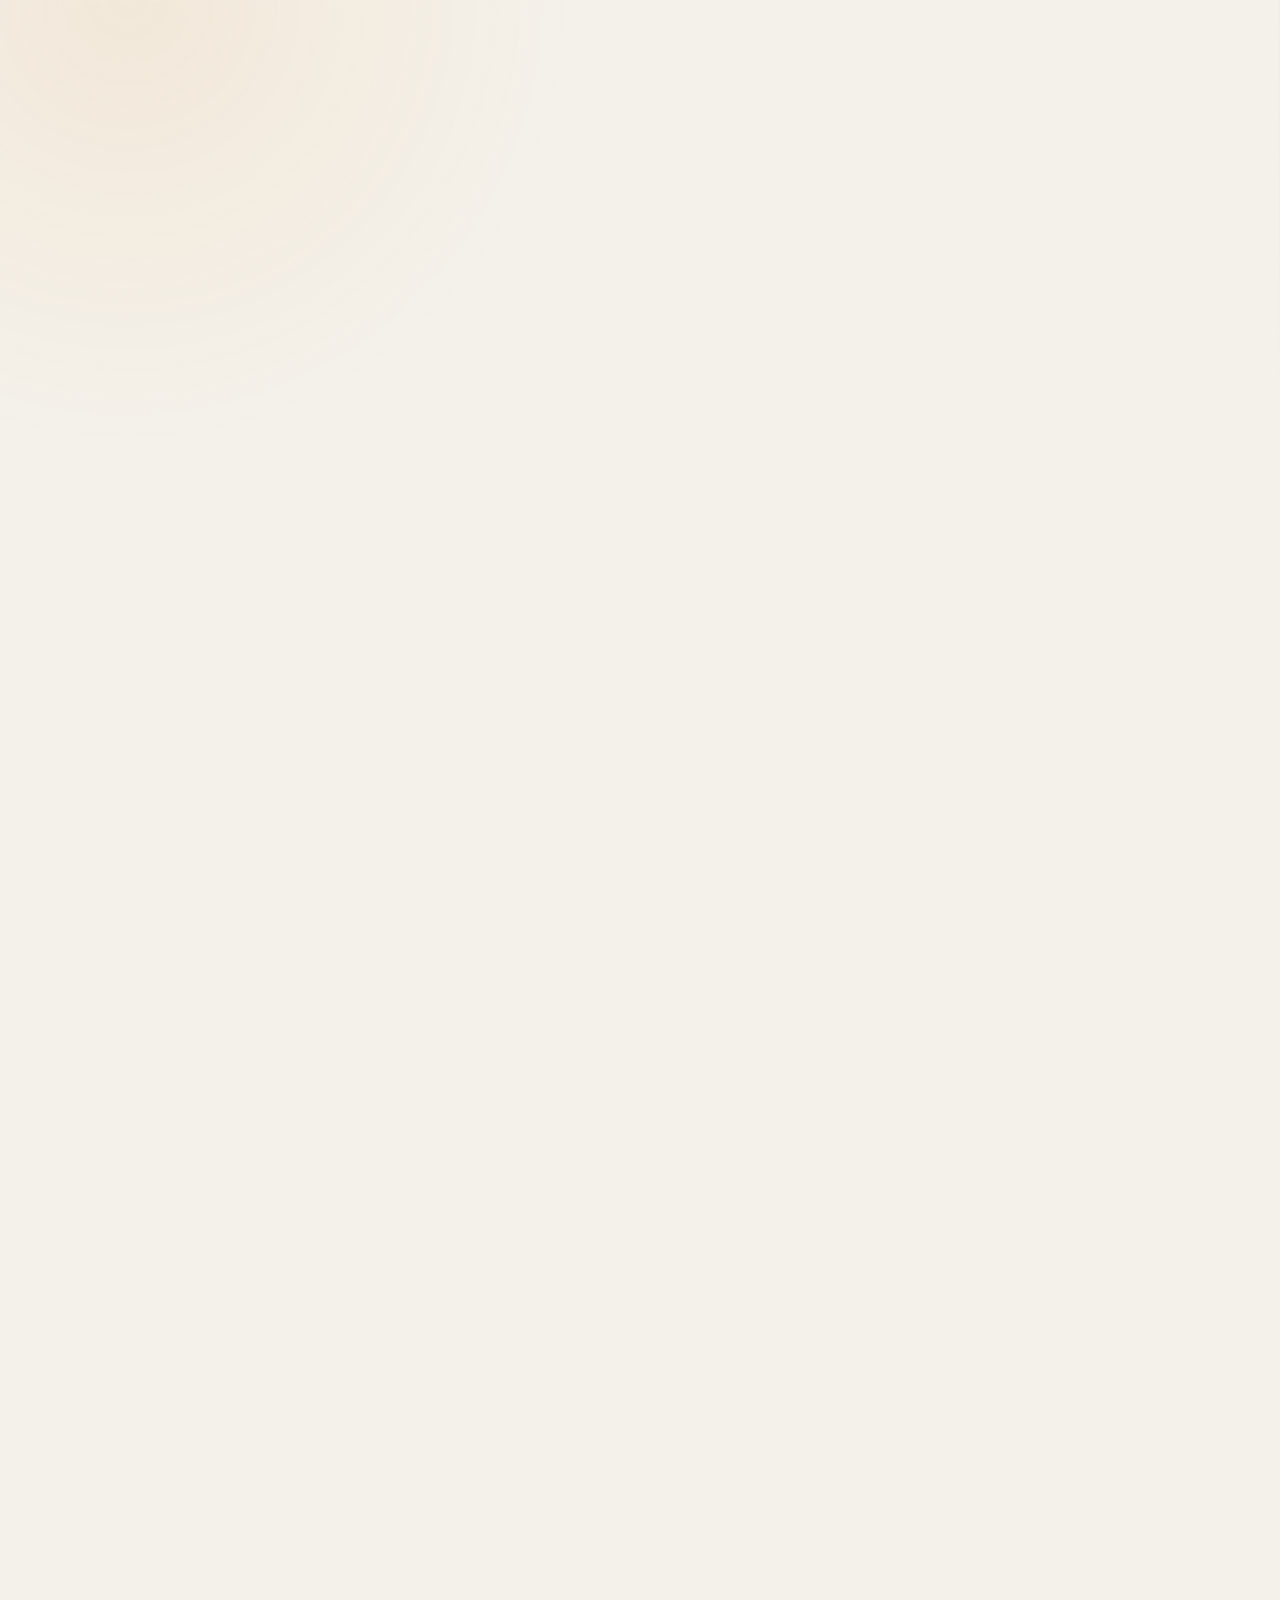
<file: index.html>
<!doctype html>
<html lang="fa" dir="rtl" data-theme="light">
<head>
  <meta charset="UTF-8" />
  <meta name="viewport" content="width=device-width, initial-scale=1.0" />
  <meta name="description" content="وب‌سایت شخصی سهیل نیک‌زاد؛ معمار سیستم، کارآفرین و سازنده محصول در حوزه بیت‌کوین، بلاکچین، هوش مصنوعی و زیرساخت اعتماد دیجیتال." />
  <meta name="theme-color" content="#17191c" />
  <meta property="og:title" content="Soheil Nikzad — Systems Architect & Product Builder" />
  <meta property="og:description" content="Bitcoin, Blockchain, AI and Digital Trust Infrastructure." />
  <meta property="og:type" content="website" />
  <title>سهیل نیک‌زاد | Soheil Nikzad</title>
  <link rel="icon" href="assets/favicon.svg" type="image/svg+xml" />

  <link rel="stylesheet" href="styles/01.css" />
  <link rel="stylesheet" href="styles/02.css" />
  <link rel="stylesheet" href="styles/03.css" />
  <link rel="stylesheet" href="styles/04.css" />
  <link rel="stylesheet" href="styles/timestamp.css" />
</head>
<body>
  <main id="loading" style="min-height:100vh;display:grid;place-items:center;font-family:system-ui,sans-serif">Loading…</main>
  <script>
    (async () => {
      const files = ['parts/body-01.html', 'parts/body-02.html', 'parts/body-03.html', 'parts/body-04.html', 'parts/body-05.html'];
      try {
        const fragments = await Promise.all(files.map(async (file) => {
          const response = await fetch(file);
          if (!response.ok) throw new Error(`${file}: ${response.status}`);
          return response.text();
        }));
        document.body.innerHTML = fragments.join('');
        const core = document.createElement('script');
        core.src = 'assets/timestamp-core.js';
        core.onload = () => {
          const script = document.createElement('script');
          script.src = 'script.js';
          document.body.appendChild(script);
        };
        document.body.appendChild(core);
      } catch (error) {
        document.getElementById('loading').textContent = 'The site could not be loaded.';
        console.error(error);
      }
    })();
  </script>
</body>
</html>
</file>
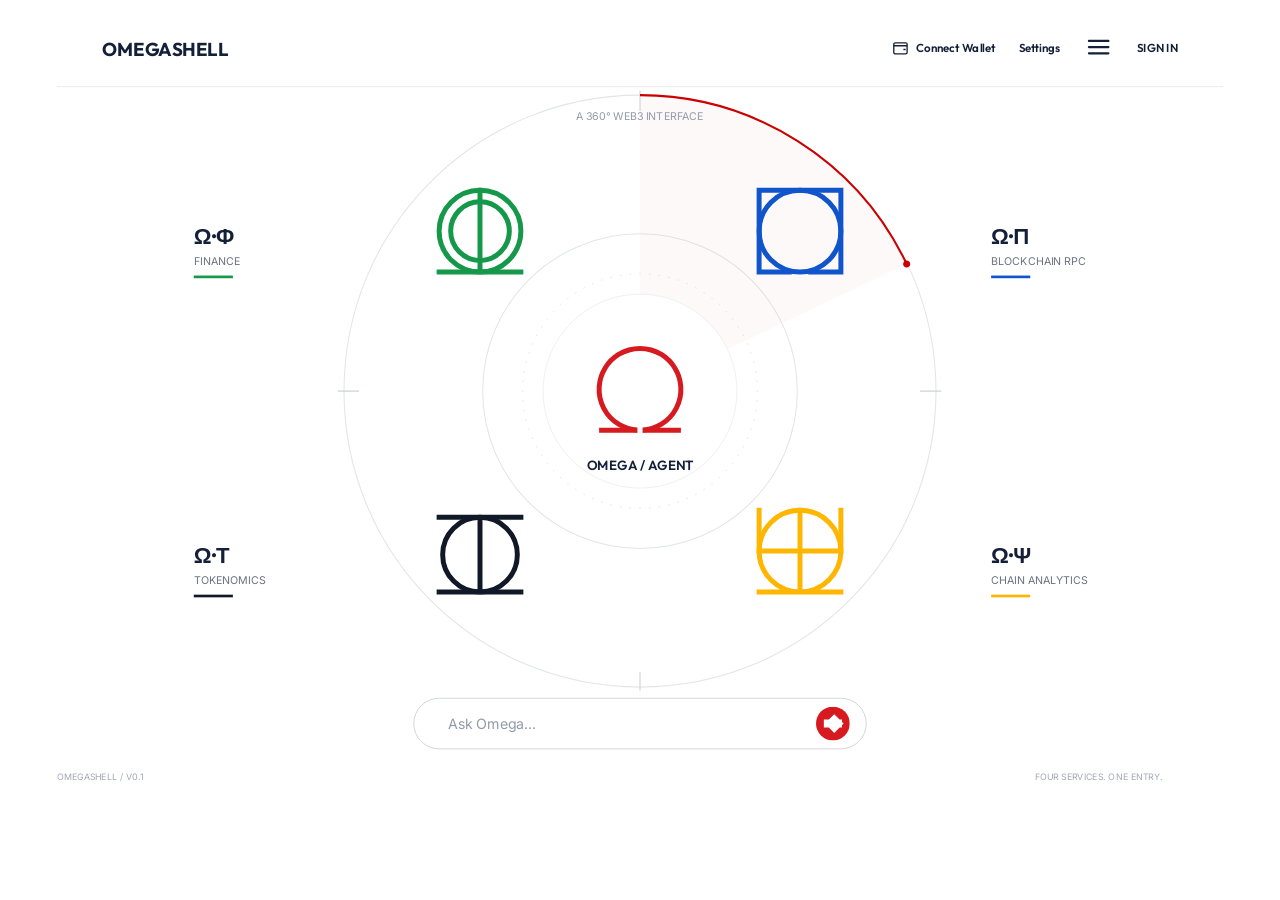
<file: omega/index.html>
<!doctype html><html lang="en"><head><meta charset="utf-8"><meta name="viewport" content="width=device-width,initial-scale=1"><title>OmegaShell — Radial Gateway</title><link href="https://fonts.googleapis.com/css2?family=Outfit:wght@400;500;600;700&family=Inter:wght@400;500;600;700&display=swap" rel="stylesheet"><style>
*{box-sizing:border-box}body{margin:0;background:#fff;color:#142038;font-family:Inter,Arial,sans-serif}button,input{font:inherit}button{cursor:pointer;background:none;border:0;color:inherit;padding:0}button:focus-visible,a:focus-visible{outline:2px solid #1155cc;outline-offset:5px}#viewport{position:relative;margin:auto;overflow:hidden}.screen{position:relative;width:1440px;height:900px;transform-origin:top left;background:#fff}.mobile{display:none}.orbit{position:absolute;inset:0;width:100%;height:100%;pointer-events:none}.active-arc{transform-origin:720px 440px;transition:transform .4s ease}.brand{position:absolute;left:115px;top:42px;font:700 21px Outfit,Arial,sans-serif;text-decoration:none;color:inherit}.header-line{position:absolute;left:64px;right:64px;top:97px;height:1px;background:#e9e9e9}.actions{position:absolute;right:115px;top:32px;display:flex;align-items:center;gap:26px;height:44px}.actions button{font:600 13px Outfit,sans-serif;min-height:44px}.actions .wallet{display:flex;align-items:center;gap:8px}.wallet svg{width:20px;height:20px}.hamburger{width:34px}.hamburger svg{width:26px;height:26px}.eyebrow{position:absolute;top:123px;left:0;width:100%;text-align:center;font-size:12px;color:#929aaa;pointer-events:none}.product{position:absolute;inset:0;pointer-events:none;text-align:left}.symbol,.info{position:absolute;pointer-events:auto}.symbol{width:100px;height:100px}.symbol svg{width:100%;height:100%}.info{display:flex;flex-direction:column;gap:5px}.info strong{font:700 25px Outfit,Arial,sans-serif}.info small{font:400 12px Inter,Arial,sans-serif;color:#6b7280;white-space:nowrap}.info i{display:block;width:44px;height:3px;background:var(--color);margin-top:4px}.phi .symbol{left:490px;top:210px}.pi .symbol{left:850px;top:210px}.tau .symbol{left:490px;top:570px}.psi .symbol{left:850px;top:570px}.phi .info{left:218px;top:249px}.pi .info{left:1115px;top:249px}.tau .info{left:218px;top:608px}.psi .info{left:1115px;top:608px}.product:hover .info strong,.product.selected .info strong{color:var(--color)}.core{position:absolute;left:670px;top:388px;width:100px;height:100px}.core svg{width:100%;height:100%}.core-label{position:absolute;top:514px;width:100%;text-align:center;font:600 15px Outfit,sans-serif;pointer-events:none}.prompt{position:absolute;left:465px;top:785px;width:510px;height:58px;border:1px solid #CDD1D7;border-radius:30px;display:flex;align-items:center;padding:8px 18px 8px 36px;gap:10px}.prompt input{width:100%;min-width:0;border:0;outline:0;font-size:16px;background:transparent;color:#142038}.prompt input::placeholder{color:#929aaa}.send{width:38px;height:38px;flex:none}.send svg{width:100%;height:100%}.footnote{position:absolute;top:868px;font-size:10px;color:#a0a7b3}.footnote.left{left:64px}.footnote.right{right:132px}.backdrop{position:fixed;inset:0;background:#11182722;z-index:40}.drawer{position:fixed;right:0;top:0;bottom:0;width:322px;max-width:86vw;background:#fff;z-index:50;padding:34px 27px;overflow-y:auto;color:#111827}.drawer[hidden],.backdrop[hidden]{display:none}.drawer-header{display:flex;justify-content:space-between;align-items:center;border-bottom:1px solid #E6E7E9;padding-bottom:26px;font:700 20px Outfit,sans-serif}.close{font-size:26px;width:30px}.drawer section{margin-top:30px}.drawer h2{font-size:10px;color:#929aaa;font-weight:600;margin:0 0 17px}.drawer nav{display:flex;flex-direction:column;gap:6px}.drawer nav button{text-align:left;min-height:44px;font-size:14px}.drawer .workspace{margin-top:42px}.drawer .account{margin-top:60px}.drawer .account button{color:#cc0000}.drawer-bottom{border-top:2px solid #f22;margin-top:20px;padding-top:24px;font-size:10px;color:#929aaa}#notice{position:fixed;bottom:24px;left:50%;transform:translateX(-50%);max-width:90vw;padding:12px 18px;border:1px solid #ddd;border-radius:8px;background:#fff;z-index:80;font-size:13px;box-shadow:0 3px 15px #0001}
@media(max-width:720px){.screen{width:390px;height:844px}.desktop{display:none!important}.mobile{display:block}.brand{left:28px;top:30px;font-size:20px}.header-line{left:28px;right:28px;top:76px;background:#e7e9ed}.actions{right:23px;top:19px;gap:10px}.actions button{font-size:10px}.actions .wallet span{display:none}.actions .wallet{width:30px}.actions .settings{display:none}.hamburger{width:30px}.actions .signin{display:block}.eyebrow{top:103px;font-size:11px}.eyebrow .mobile{display:inline}.orbit.mobile .active-arc{transform-origin:1715px 337px}.symbol{width:72px;height:72px}.phi .symbol{left:67px;top:209px}.pi .symbol{left:251px;top:209px}.tau .symbol{left:67px;top:393px}.psi .symbol{left:251px;top:393px}.info strong{font-size:16px}.info small{font-size:10px;max-width:145px}.info{gap:2px}.info i{display:none}.phi .info{left:57px;top:291px}.pi .info{left:247px;top:291px}.tau .info{left:57px;top:473px}.psi .info{left:247px;top:473px}.core{left:162.275px;top:301px;width:65.45px;height:65.45px}.core-label{top:375px;font-size:10px;color:#d71920}.core-label .mobile{display:inline}.prompt{left:35px;top:665px;width:320px;height:54px;padding:8px 12px 8px 24px}.prompt input{font-size:16px}.send{width:34px;height:34px}.footnote.left{display:none}.footnote.right{top:779px;left:0;right:0;text-align:center;font-size:10px}.drawer .account{margin-top:42px}}
@media(prefers-reduced-motion:reduce){.active-arc{transition:none}}
</style></head><body><div id="viewport"><div class="screen"><header><a class="brand" href="./">OMEGASHELL</a><div class="actions"><button class="wallet" aria-label="Connect Wallet"><svg viewBox="0 0 24 24" fill="none" stroke="currentColor" stroke-width="1.8" aria-hidden="true"><rect x="3" y="5" width="18" height="15" rx="2"/><path d="M3 9h18m-5 5h3"/></svg><span>Connect Wallet</span></button><button class="settings" data-action="Settings">Settings</button><button class="hamburger" aria-label="Open menu" aria-expanded="false"><svg viewBox="0 0 26 26" fill="none" stroke="currentColor" stroke-width="2.4" stroke-linecap="round"><path d="M2 6h22M2 13h22M2 20h22"/></svg></button><button class="signin" data-action="Sign In">SIGN IN</button></div><div class="header-line"></div></header><svg class="orbit desktop" viewBox="0 0 1440 900" fill="none"><path d="M1053 440C1053 623.911 903.911 773 720 773C536.089 773 387 623.911 387 440C387 256.089 536.089 107 720 107C903.911 107 1053 256.089 1053 440Z" stroke-width="1.2" stroke="#E2E5E9" />
<path d="M897 440C897 537.754 817.754 617 720 617C622.246 617 543 537.754 543 440C543 342.246 622.246 263 720 263C817.754 263 897 342.246 897 440Z" stroke-width="1.2" stroke="#E2E5E9" />
<path d="M851.996 439.003C851.999 439.335 852 439.667 852 440C852 440.333 851.999 440.665 851.996 440.997M851.633 430.078C851.584 429.418 851.53 428.76 851.471 428.103M850.378 419.245C850.274 418.59 850.166 417.936 850.053 417.284M848.229 408.546C848.072 407.904 847.911 407.263 847.744 406.625M845.199 398.064C844.989 397.436 844.774 396.811 844.555 396.188M841.308 387.873C841.046 387.264 840.78 386.658 840.509 386.055M836.583 378.038C836.272 377.454 835.957 376.872 835.637 376.294M831.059 368.628C830.701 368.071 830.339 367.518 829.973 366.968M824.779 359.706C824.376 359.181 823.97 358.659 823.559 358.141M817.786 351.331C817.341 350.841 816.893 350.355 816.442 349.871M810.129 343.558C809.645 343.107 809.159 342.659 808.669 342.214M801.859 336.441C801.341 336.03 800.819 335.624 800.294 335.221M793.032 330.027C792.482 329.661 791.928 329.299 791.372 328.94M783.706 324.363C783.128 324.043 782.546 323.728 781.962 323.417M773.945 319.491C773.342 319.22 772.736 318.954 772.127 318.692M763.812 315.445C763.189 315.226 762.564 315.011 761.936 314.801M753.375 312.256C752.737 312.089 752.096 311.928 751.454 311.771M742.716 309.947C742.064 309.834 741.41 309.726 740.755 309.622M731.897 308.529C731.24 308.47 730.582 308.416 729.922 308.367M720.997 308.004C720.665 308.001 720.333 308 720 308C719.667 308 719.335 308.001 719.003 308.004M710.078 308.367C709.418 308.416 708.76 308.47 708.103 308.529M699.245 309.622C698.59 309.726 697.936 309.834 697.284 309.947M688.546 311.771C687.904 311.928 687.263 312.089 686.625 312.256M678.064 314.801C677.436 315.011 676.811 315.226 676.188 315.445M667.873 318.692C667.264 318.954 666.658 319.22 666.055 319.491M658.038 323.417C657.454 323.728 656.872 324.043 656.294 324.363M648.628 328.941C648.071 329.299 647.518 329.661 646.968 330.027M639.706 335.221C639.181 335.624 638.659 336.03 638.141 336.441M631.331 342.214C630.841 342.659 630.355 343.107 629.871 343.558M623.558 349.871C623.107 350.355 622.659 350.841 622.214 351.331M616.441 358.141C616.03 358.659 615.624 359.181 615.221 359.706M610.027 366.968C609.661 367.518 609.299 368.072 608.94 368.628M604.363 376.294C604.043 376.872 603.728 377.454 603.417 378.038M599.491 386.055C599.22 386.658 598.954 387.264 598.692 387.873M595.445 396.188C595.226 396.811 595.011 397.436 594.801 398.064M592.256 406.625C592.089 407.263 591.928 407.904 591.771 408.546M589.947 417.284C589.834 417.936 589.726 418.59 589.622 419.245M588.529 428.103C588.47 428.76 588.416 429.418 588.367 430.078M588.004 439.003C588.001 439.335 588 439.667 588 440C588 440.333 588.001 440.665 588.004 440.997M588.367 449.922C588.416 450.582 588.47 451.24 588.529 451.897M589.622 460.755C589.726 461.41 589.834 462.064 589.947 462.716M591.771 471.454C591.928 472.096 592.089 472.737 592.256 473.375M594.801 481.936C595.011 482.564 595.226 483.189 595.445 483.812M598.692 492.127C598.954 492.736 599.22 493.342 599.491 493.945M603.417 501.962C603.728 502.546 604.043 503.128 604.363 503.706M608.941 511.372C609.299 511.929 609.661 512.482 610.027 513.032M615.221 520.294C615.624 520.819 616.03 521.341 616.441 521.859M622.214 528.669C622.659 529.159 623.107 529.645 623.558 530.129M629.871 536.442C630.355 536.893 630.841 537.341 631.331 537.786M638.141 543.559C638.659 543.97 639.181 544.376 639.706 544.779M646.968 549.973C647.518 550.339 648.072 550.701 648.628 551.06M656.294 555.637C656.872 555.957 657.454 556.272 658.038 556.583M666.055 560.509C666.658 560.78 667.264 561.046 667.873 561.308M676.188 564.555C676.811 564.774 677.436 564.989 678.064 565.199M686.625 567.744C687.263 567.911 687.904 568.072 688.546 568.229M697.284 570.053C697.936 570.166 698.59 570.274 699.245 570.378M708.103 571.471C708.76 571.53 709.418 571.584 710.078 571.633M719.003 571.996C719.335 571.999 719.667 572 720 572C720.333 572 720.665 571.999 720.997 571.996M729.922 571.633C730.582 571.584 731.24 571.53 731.897 571.471M740.755 570.378C741.41 570.274 742.064 570.166 742.716 570.053M751.454 568.229C752.096 568.072 752.737 567.911 753.375 567.744M761.936 565.199C762.564 564.989 763.189 564.774 763.812 564.555M772.127 561.308C772.736 561.046 773.342 560.78 773.945 560.509M781.962 556.583C782.546 556.272 783.128 555.957 783.706 555.637M791.372 551.059C791.929 550.701 792.482 550.339 793.032 549.973M800.294 544.779C800.819 544.376 801.341 543.97 801.859 543.559M808.669 537.786C809.159 537.341 809.645 536.893 810.129 536.442M816.442 530.129C816.893 529.645 817.341 529.159 817.786 528.669M823.559 521.859C823.97 521.341 824.376 520.819 824.779 520.294M829.973 513.032C830.339 512.482 830.701 511.928 831.06 511.372M835.637 503.706C835.957 503.128 836.272 502.546 836.583 501.962M840.509 493.945C840.78 493.342 841.046 492.736 841.308 492.127M844.555 483.812C844.774 483.189 844.989 482.564 845.199 481.936M847.744 473.375C847.911 472.737 848.072 472.096 848.229 471.454M850.053 462.716C850.166 462.064 850.274 461.41 850.378 460.755M851.471 451.897C851.53 451.24 851.584 450.582 851.633 449.922" stroke="#E2E5E9" />
<path d="M720 102V125M720 756V777M380 440H404M1035 440H1059" stroke-width="1.2" stroke="#CDD3D8" />
<g class="active-arc"><path d="M720 440V107C782.837 107.138 844.353 125.053 897.44 158.674C950.526 192.296 993.016 240.251 1020 297L720 440Z" fill="#CC0000" fill-opacity="0.025" />
<path d="M720 107C782.837 107.138 844.353 125.053 897.44 158.674C950.526 192.296 993.016 240.251 1020 297" stroke-width="2.3" stroke="#CC0000" />
<path d="M1020 301C1022.21 301 1024 299.209 1024 297C1024 294.791 1022.21 293 1020 293C1017.79 293 1016 294.791 1016 297C1016 299.209 1017.79 301 1020 301Z" fill="#CC0000" />
</g><path d="M720 549C780.199 549 829 500.199 829 440C829 379.801 780.199 331 720 331C659.801 331 611 379.801 611 440C611 500.199 659.801 549 720 549Z" fill="white" stroke="#ECEEF0" />
</svg><svg class="orbit mobile" viewBox="1520 0 390 844" fill="none"><path d="M1898 337C1898 438.068 1816.07 520 1715 520C1613.93 520 1532 438.068 1532 337C1532 235.932 1613.93 154 1715 154C1816.07 154 1898 235.932 1898 337Z" stroke-width="1.1" stroke="#E1E5E9" />
<path d="M1794 337C1794 380.63 1758.63 416 1715 416C1671.37 416 1636 380.63 1636 337C1636 293.37 1671.37 258 1715 258C1758.63 258 1794 293.37 1794 337Z" stroke-width="1.1" stroke="#E1E5E9" />
<g class="active-arc"><path d="M1715 337V154C1746.63 154.002 1777.72 162.202 1805.23 177.8C1832.75 193.399 1855.75 215.862 1872 243L1715 337Z" fill="#CC0000" fill-opacity="0.027" />
<path d="M1715 154C1746.63 154.002 1777.72 162.202 1805.23 177.8C1832.75 193.399 1855.75 215.862 1872 243" stroke-width="2" stroke="#CC0000" />
<path d="M1872 246.5C1873.93 246.5 1875.5 244.933 1875.5 243C1875.5 241.067 1873.93 239.5 1872 239.5C1870.07 239.5 1868.5 241.067 1868.5 243C1868.5 244.933 1870.07 246.5 1872 246.5Z" fill="#CC0000" />
</g></svg><div class="eyebrow"><span class="desktop">A 360° WEB3 INTERFACE</span><span class="mobile">360° WEB3</span></div><button class="product phi" data-product="phi" aria-label="Ω·Φ — FINANCE" style="--color:#16984B"><span class="symbol"><svg class="desktop" viewBox="490 210 100 100" fill="none" xmlns="http://www.w3.org/2000/svg" aria-hidden="true"><path d="M586 260C586 285.405 565.405 306 540 306C514.595 306 494 285.405 494 260C494 234.595 514.595 214 540 214C565.405 214 586 234.595 586 260Z" stroke-width="5.6" stroke-linecap="square" stroke="#16984B" />
<path d="M573 260C573 278.225 558.225 293 540 293C521.775 293 507 278.225 507 260C507 241.775 521.775 227 540 227C558.225 227 573 241.775 573 260Z" stroke-width="5.6" stroke-linecap="square" stroke="#16984B" />
<path d="M540 214V306M494 306H586" stroke-width="5.6" stroke-linecap="square" stroke="#16984B" />
</svg><svg class="mobile" viewBox="1587 209 72 72" fill="none" xmlns="http://www.w3.org/2000/svg" aria-hidden="true"><path d="M1653.11 245C1653.11 261.629 1639.63 275.109 1623 275.109C1606.37 275.109 1592.89 261.629 1592.89 245C1592.89 228.371 1606.37 214.891 1623 214.891C1639.63 214.891 1653.11 228.371 1653.11 245Z" stroke-width="5.6" stroke-linecap="square" stroke="#16984B" />
<path d="M1644.6 245C1644.6 256.929 1634.93 266.6 1623 266.6C1611.07 266.6 1601.4 256.929 1601.4 245C1601.4 233.071 1611.07 223.4 1623 223.4C1634.93 223.4 1644.6 233.071 1644.6 245Z" stroke-width="5.6" stroke-linecap="square" stroke="#16984B" />
<path d="M1623 214.891V275.109M1592.89 275.109H1653.11" stroke-width="5.6" stroke-linecap="square" stroke="#16984B" />
</svg></span><span class="info"><strong>Ω·Φ</strong><small>FINANCE</small><i></i></span></button><button class="product pi" data-product="pi" aria-label="Ω·Π — BLOCKCHAIN RPC" style="--color:#1155CC"><span class="symbol"><svg class="desktop" viewBox="850 210 100 100" fill="none" xmlns="http://www.w3.org/2000/svg" aria-hidden="true"><path d="M912 306H946V214H854V306H888" stroke-width="5.6" stroke-linecap="square" stroke="#1155CC" />
<path d="M946 260C946 285.405 925.405 306 900 306C874.595 306 854 285.405 854 260C854 234.595 874.595 214 900 214C925.405 214 946 234.595 946 260Z" stroke-width="5.6" stroke-linecap="square" stroke="#1155CC" />
</svg><svg class="mobile" viewBox="1771 209 72 72" fill="none" xmlns="http://www.w3.org/2000/svg" aria-hidden="true"><path d="M1814.85 275.109H1837.11V214.891H1776.89V275.109H1799.15" stroke-width="5.6" stroke-linecap="square" stroke="#1155CC" />
<path d="M1837.11 245C1837.11 261.629 1823.63 275.109 1807 275.109C1790.37 275.109 1776.89 261.629 1776.89 245C1776.89 228.371 1790.37 214.891 1807 214.891C1823.63 214.891 1837.11 228.371 1837.11 245Z" stroke-width="5.6" stroke-linecap="square" stroke="#1155CC" />
</svg></span><span class="info"><strong>Ω·Π</strong><small>BLOCKCHAIN RPC</small><i></i></span></button><button class="product tau" data-product="tau" aria-label="Ω·Τ — TOKENOMICS" style="--color:#111827"><span class="symbol"><svg class="desktop" viewBox="490 570 100 100" fill="none" xmlns="http://www.w3.org/2000/svg" aria-hidden="true"><path d="M494 582H586M494 666H586M540 582V666" stroke-width="5.6" stroke-linecap="square" stroke="#111827" />
<path d="M582 624C582 647.196 563.196 666 540 666C516.804 666 498 647.196 498 624C498 600.804 516.804 582 540 582C563.196 582 582 600.804 582 624Z" stroke-width="5.6" stroke-linecap="square" stroke="#111827" />
</svg><svg class="mobile" viewBox="1587 393 72 72" fill="none" xmlns="http://www.w3.org/2000/svg" aria-hidden="true"><path d="M1592.89 404.127H1653.11M1592.89 459.109H1653.11M1623 404.127V459.109" stroke-width="5.6" stroke-linecap="square" stroke="#111827" />
<path d="M1650.49 431.618C1650.49 446.801 1638.18 459.109 1623 459.109C1607.82 459.109 1595.51 446.801 1595.51 431.618C1595.51 416.435 1607.82 404.127 1623 404.127C1638.18 404.127 1650.49 416.435 1650.49 431.618Z" stroke-width="5.6" stroke-linecap="square" stroke="#111827" />
</svg></span><span class="info"><strong>Ω·Τ</strong><small>TOKENOMICS</small><i></i></span></button><button class="product psi" data-product="psi" aria-label="Ω·Ψ — CHAIN ANALYTICS" style="--color:#FFB600"><span class="symbol"><svg class="desktop" viewBox="850 570 100 100" fill="none" xmlns="http://www.w3.org/2000/svg" aria-hidden="true"><path d="M854 574V620M854 620C854 632.2 858.846 643.9 867.473 652.527C876.1 661.154 887.8 666 900 666M854 620H900M900 666C912.2 666 923.9 661.154 932.527 652.527C941.154 643.9 946 632.2 946 620M900 666H854M900 666H946M900 666V620M946 620V574M946 620H900M900 574V620" stroke-width="5.6" stroke-linecap="square" stroke="#FFB600" />
<path d="M854 620C854 607.8 858.846 596.1 867.473 587.473C876.1 578.846 887.8 574 900 574C912.2 574 923.9 578.846 932.527 587.473C941.154 596.1 946 607.8 946 620" stroke-width="5.6" stroke-linecap="square" stroke="#FFB600" />
</svg><svg class="mobile" viewBox="1771 393 72 72" fill="none" xmlns="http://www.w3.org/2000/svg" aria-hidden="true"><path d="M1776.89 398.891V429M1776.89 429C1776.89 436.985 1780.06 444.644 1785.71 450.29C1791.36 455.937 1799.01 459.109 1807 459.109M1776.89 429H1807M1807 459.109C1814.99 459.109 1822.64 455.937 1828.29 450.29C1833.94 444.644 1837.11 436.985 1837.11 429M1807 459.109H1776.89M1807 459.109H1837.11M1807 459.109V429M1837.11 429V398.891M1837.11 429H1807M1807 398.891V429" stroke-width="5.6" stroke-linecap="square" stroke="#FFB600" />
<path d="M1776.89 429C1776.89 421.015 1780.06 413.356 1785.71 407.71C1791.36 402.063 1799.01 398.891 1807 398.891C1814.99 398.891 1822.64 402.063 1828.29 407.71C1833.94 413.356 1837.11 421.015 1837.11 429" stroke-width="5.6" stroke-linecap="square" stroke="#FFB600" />
</svg></span><span class="info"><strong>Ω·Ψ</strong><small>CHAIN ANALYTICS</small><i></i></span></button><button class="core" aria-label="Ask Omega"><svg viewBox="0 0 100 100" fill="none" aria-hidden="true"><defs><clipPath id="omegaCut"><path d="M0 0H100V100H52.8V90H47.2V100H0Z"/></clipPath></defs><g stroke="#D71920" stroke-width="5.6" stroke-linecap="butt" clip-path="url(#omegaCut)"><path d="M47.2 95.91470352730158 A46 46 0 1 1 52.8 95.91470352730158"/><path d="M4 96H47.2M52.8 96H96"/></g></svg></button><div class="core-label"><span class="desktop">OMEGA / AGENT</span><span class="mobile">ASK</span></div><form class="prompt"><input aria-label="Ask Omega" placeholder="Ask Omega..." autocomplete="off"><button class="send" aria-label="Send"><svg viewBox="-19 -19 38 38" aria-hidden="true"><circle r="19" fill="#D71920"/><path d="M-5.673 0H5.673M1.527 4.145L5.673 0L1.527 -4.145" fill="none" stroke="white" stroke-width="9" stroke-linecap="square"/></svg></button></form><span class="footnote left">OMEGASHELL / V0.1</span><span class="footnote right">FOUR SERVICES. ONE ENTRY.</span></div></div><div class="backdrop" hidden></div><aside class="drawer" hidden aria-label="Navigation menu"><div class="drawer-header">OMEGASHELL<button class="close" aria-label="Close menu">×</button></div><section><h2>SERVICES</h2><nav><button data-product="phi" style="color:#16984B">Ω·Φ</button><button data-product="pi" style="color:#1155CC">Ω·Π</button><button data-product="tau" style="color:#111827">Ω·Τ</button><button data-product="psi" style="color:#FFB600">Ω·Ψ</button></nav></section><section class="workspace"><h2>WORKSPACE</h2><nav><button data-action="New Conversation">New Conversation</button><button data-action="Recent Chats">Recent Chats</button><button data-action="Choose Model">Choose Model</button><button data-action="Settings">Settings</button></nav></section><section class="account"><h2>ACCOUNT</h2><nav><button class="wallet">Connect Wallet</button><button data-action="Sign In">Sign In</button></nav></section><div class="drawer-bottom">OMEGA / SHELL</div></aside><div id="notice" role="status" hidden></div><script>
const screen=document.querySelector('.screen'),viewport=document.querySelector('#viewport');function fit(){let mobile=innerWidth<=720,w=mobile?390:1440,h=mobile?844:900,s=Math.min(innerWidth/w,mobile?2:1.25);screen.style.transform=`scale(${s})`;viewport.style.width=w*s+'px';viewport.style.height=Math.max(h*s,innerHeight)+'px'}addEventListener('resize',fit);fit();
const drawer=document.querySelector('.drawer'),backdrop=document.querySelector('.backdrop'),toggle=document.querySelector('.hamburger'),input=document.querySelector('input');function menu(open){drawer.hidden=backdrop.hidden=!open;toggle.setAttribute('aria-expanded',String(open));document.body.style.overflow=open?'hidden':'';if(open)document.querySelector('.close').focus();else toggle.focus()}toggle.onclick=()=>menu(true);document.querySelector('.close').onclick=()=>menu(false);backdrop.onclick=()=>menu(false);document.addEventListener('keydown',e=>{if(e.key==='Escape')menu(false);if(e.key==='Tab'&&!drawer.hidden){let b=[...drawer.querySelectorAll('button')];if(e.shiftKey&&document.activeElement===b[0]){e.preventDefault();b.at(-1).focus()}else if(!e.shiftKey&&document.activeElement===b.at(-1)){e.preventDefault();b[0].focus()}}});let timer;function notice(text){let n=document.querySelector('#notice');n.textContent=text;n.hidden=false;clearTimeout(timer);timer=setTimeout(()=>n.hidden=true,4000)}
let active='';const angles={phi:-90,pi:0,tau:180,psi:90},names={phi:'Ω·Φ',pi:'Ω·Π',tau:'Ω·Τ',psi:'Ω·Ψ'};document.querySelectorAll('[data-product]').forEach(b=>b.onclick=()=>{let id=b.dataset.product;active=id;document.querySelectorAll('.product').forEach(n=>n.classList.toggle('selected',n.dataset.product===id));document.querySelectorAll('.active-arc').forEach(a=>a.style.transform=`rotate(${angles[id]}deg)`);input.placeholder=`Ask ${names[id]}...`;if(!drawer.hidden)menu(false)});document.querySelector('.core').onclick=()=>{active='';document.querySelectorAll('.product').forEach(n=>n.classList.remove('selected'));document.querySelectorAll('.active-arc').forEach(a=>a.style.transform='rotate(0deg)');input.placeholder='Ask Omega...';input.focus()};document.querySelectorAll('[data-action]').forEach(b=>b.onclick=()=>{let a=b.dataset.action;if(a==='New Conversation'){input.value='';document.querySelector('.core').click();menu(false)}else notice(a+' is not connected yet.')});document.querySelector('.prompt').onsubmit=e=>{e.preventDefault();if(input.value.trim())notice('The Omega agent is not connected yet.')};document.querySelectorAll('.wallet').forEach(b=>b.onclick=async()=>{if(!window.ethereum){notice('Open this page in a wallet browser to connect.');return}try{const accounts=await window.ethereum.request({method:'eth_requestAccounts'});if(accounts[0]){const s=accounts[0].slice(0,6)+'…'+accounts[0].slice(-4);document.querySelectorAll('.wallet').forEach(w=>{w.setAttribute('aria-label',s);let label=w.querySelector('span');if(label)label.textContent=s;else if(!w.querySelector('svg'))w.textContent=s})}}catch(e){notice('Wallet connection was not completed.')}});
</script></body></html>
</file>
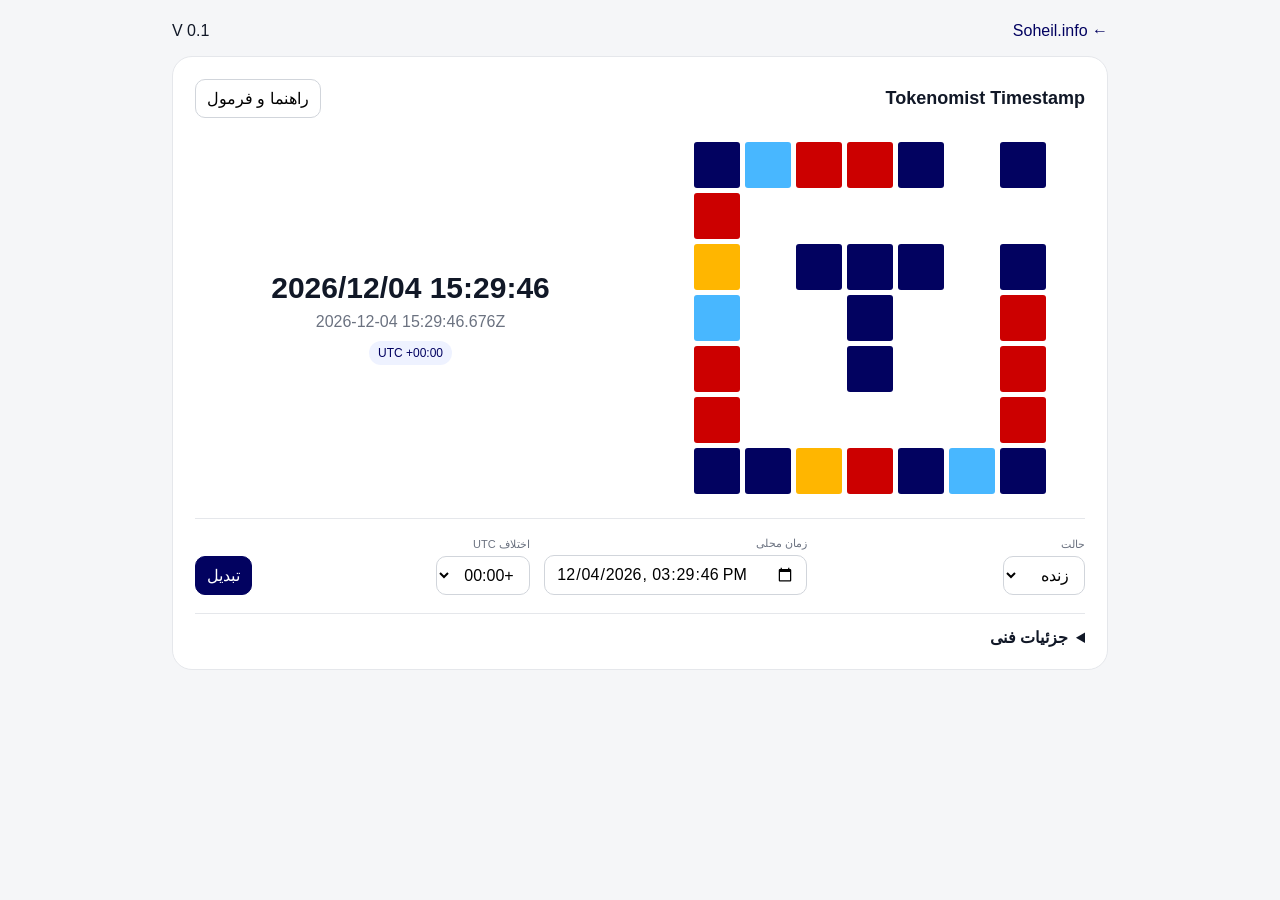
<file: time/index.html>
<!doctype html><html lang="fa" dir="rtl"><head><meta charset="utf-8"><meta name="viewport" content="width=device-width,initial-scale=1"><meta name="theme-color" content="#ffffff"><title>Tokenomist Timestamp — Soheil Nikzad</title><link rel="stylesheet" href="../styles/timestamp.css"><style>
*{box-sizing:border-box}body{margin:0;background:#f5f6f8;color:#111827;font-family:Vazirmatn,"Noto Sans Arabic",Tahoma,Arial,sans-serif}.wrap{max-width:980px;margin:auto;padding:22px}.top{display:flex;justify-content:space-between;align-items:center;margin-bottom:16px}.top a{color:#020260;text-decoration:none}.card{background:#fff;border:1px solid #e5e7eb;border-radius:20px;padding:22px}.head{display:flex;justify-content:space-between;align-items:center;gap:12px}.head h1{font-size:18px;margin:0}button,select,input{font:inherit;border:1px solid #d1d5db;background:#fff;border-radius:10px;padding:9px 11px}button{cursor:pointer}.hero{display:grid;grid-template-columns:minmax(310px,1fr) 1fr;gap:28px;align-items:center;margin:24px 0}.hero .tt-mark{--tt-size:46px;--tt-gap:5px;margin:auto}.clock{text-align:center}.time{font-size:30px;font-weight:700;direction:ltr}.meta{color:#6b7280;margin-top:8px;direction:ltr}.badge{display:inline-block;background:#eef2ff;color:#020260;border-radius:999px;padding:5px 9px;font-size:12px;margin-top:10px}.controls{display:grid;grid-template-columns:1fr 1fr 1fr auto;gap:10px;align-items:end;border-top:1px solid #e5e7eb;padding-top:18px}label{display:block;font-size:11px;color:#6b7280;margin-bottom:5px}.primary{background:#020260;color:#fff;border-color:#020260}.decoded{margin-top:12px;padding:12px;background:#f8fafc;border-radius:10px;display:none}details{border-top:1px solid #e5e7eb;margin-top:18px;padding-top:14px}summary{cursor:pointer;font-weight:700}.tech{display:grid;grid-template-columns:1fr 1fr;gap:8px;margin-top:12px}.box{background:#f8fafc;border-radius:9px;padding:10px;font-size:12px}.box b{display:block;margin-top:4px;direction:ltr;overflow-wrap:anywhere}dialog{max-width:680px;border:0;border-radius:16px;padding:22px;box-shadow:0 20px 60px #0004;line-height:1.9}dialog::backdrop{background:#0006}.close{float:left}code{direction:ltr;display:block;background:#f8fafc;padding:10px;border-radius:8px;margin:8px 0;overflow:auto}@media(max-width:720px){.hero{grid-template-columns:1fr}.controls{grid-template-columns:1fr 1fr}}@media(max-width:430px){.hero .tt-mark{--tt-size:39px;--tt-gap:4px}}
</style></head><body><main class="wrap"><div class="top"><a href="../">← Soheil.info</a><span>V 0.1</span></div><div class="card"><div class="head"><h1>Tokenomist Timestamp</h1><button id="helpBtn">راهنما و فرمول</button></div><section class="hero"><div id="mark" class="tt-mark"></div><div class="clock"><div id="localClock" class="time">—</div><div id="utcClock" class="meta">—</div><div id="offsetClock" class="badge">—</div></div></section><section class="controls"><div><label>حالت</label><select id="mode"><option value="live">زنده</option><option value="manual">دستی</option></select></div><div><label>زمان محلی</label><input id="local" type="datetime-local" step="1"></div><div><label>اختلاف UTC</label><select id="offset"></select></div><button id="apply" class="primary">تبدیل</button></section><div id="manualBar" class="decoded"><b>ویرایش دستی نشان</b><div id="decodedText">پس از تغییر رنگ، «خواندن نشان» را بزن.</div><button id="decode">خواندن نشان</button></div><details><summary>جزئیات فنی</summary><div class="tech"><div class="box">عدد ترکیبی<b id="code">—</b></div><div class="box">ثانیه از مبدأ<b id="sec">—</b></div><div class="box" style="grid-column:1/-1">۲۱ رقم مبنای چهار<b id="digits">—</b></div></div></details></div></main>
<dialog id="help"><button class="close" id="closeHelp">بستن</button><h2>راهنمای Tokenomist Timestamp</h2><p>این نشان زمان را با ۲۱ خانهٔ متغیر چهارحالته نمایش می‌دهد. شش خانهٔ سرمه‌ایِ حرف T و نقطهٔ بالای راست ثابت‌اند.</p><p>سرمه‌ای=۰، آبی روشن=۱، قرمز=۲، زرد=۳. ظرفیت خام نشان ۴²¹ حالت است.</p><p>مبدأ: ۲۰۲۶/۰۱/۰۱ ساعت ۰۰:۰۰:۰۰ UTC. اختلاف UTC از −۱۲:۰۰ تا +۱۴:۰۰ با گام ۱۵ دقیقه در ۱۰۵ حالت ذخیره می‌شود.</p><code>offset_code = (offset_minutes + 720) / 15<br>combined_index = elapsed_utc_seconds × 105 + offset_code</code><code>offset_code = combined_index mod 105<br>offset_minutes = offset_code × 15 − 720<br>elapsed_seconds = floor(combined_index / 105)</code><p>نسخهٔ فعلی تا پایان سال ۳۰۰۰ را پوشش می‌دهد. ساعت دستگاه مبنای حالت زنده است و اثبات رمزنگاری‌شدهٔ زمان محسوب نمی‌شود.</p></dialog>
<script src="../assets/timestamp-core.js"></script><script>
const T=TokenomistTimestamp,$=x=>document.getElementById(x);let values=Array(21).fill(0),timer=null;const pad=n=>String(n).padStart(2,"0");function inputText(ms,off){const d=new Date(ms+off*60000);return d.getUTCFullYear()+"-"+pad(d.getUTCMonth()+1)+"-"+pad(d.getUTCDate())+"T"+pad(d.getUTCHours())+":"+pad(d.getUTCMinutes())+":"+pad(d.getUTCSeconds())}function parseLocal(s,off){if(!s||!s.includes("T"))return NaN;const[a,b]=s.split("T"),d=a.split("-").map(Number),t=b.split(":").map(Number);return Date.UTC(d[0],d[1]-1,d[2],t[0]||0,t[1]||0,t[2]||0)-off*60000}for(let m=-720;m<=840;m+=15){const o=document.createElement("option");o.value=m;o.textContent=T.offText(m);$("offset").appendChild(o)}function render(){T.render($("mark"),values,i=>{stop();$("mode").value="manual";values[i]=(values[i]+1)%4;$("manualBar").style.display="block";render()});$("digits").textContent=values.join("")}function show(o){values=o.digits;render();$("localClock").textContent=T.localText(o.ms,o.off);$("utcClock").textContent=new Date(o.ms).toISOString().replace("T"," ").replace(".000Z"," UTC");$("offsetClock").textContent="UTC "+T.offText(o.off);$("code").textContent=o.code;$("sec").textContent=o.sec}function now(){const off=T.systemOffset(),o=T.encode(Date.now(),off);$("offset").value=off;$("local").value=inputText(Date.now(),off);if(o)show(o)}function stop(){if(timer)clearInterval(timer);timer=null}function live(){stop();now();timer=setInterval(now,1000)}$("mode").onchange=function(){if(this.value==="live"){$("manualBar").style.display="none";live()}else stop()};$("apply").onclick=function(){stop();$("mode").value="manual";const off=Number($("offset").value),o=T.encode(parseLocal($("local").value,off),off);if(o){show(o);$("manualBar").style.display="none"}};$("decode").onclick=function(){const o=T.decode(values);$("decodedText").textContent=o.valid?"زمان محلی خوانده‌شده: "+T.localText(o.ms,o.off)+" | UTC "+T.offText(o.off):"این الگو خارج از محدودهٔ استاندارد تا پایان سال ۳۰۰۰ است.";if(o.valid){$("local").value=inputText(o.ms,o.off);$("offset").value=o.off}};$("helpBtn").onclick=()=>$("help").showModal();$("closeHelp").onclick=()=>$("help").close();render();live();
</script></body></html>
</file>
<file: styles/01.css>
:root {
  --bg: #f4f1ea;
  --surface: #ece8df;
  --surface-strong: #dfd9ce;
  --ink: #17191c;
  --muted: #696d72;
  --line: rgba(23, 25, 28, 0.14);
  --accent: #dd7c13;
  --accent-ink: #17191c;
  --inverse: #f8f5ef;
  --shadow: 0 20px 70px rgba(23, 25, 28, 0.08);
  --radius-sm: 12px;
  --radius-md: 22px;
  --radius-lg: 34px;
  --shell: min(1180px, calc(100vw - 40px));
  --transition: 220ms ease;
}

html[data-theme="dark"] {
  --bg: #151719;
  --surface: #1c1f22;
  --surface-strong: #25292d;
  --ink: #f2eee5;
  --muted: #a7aaad;
  --line: rgba(242, 238, 229, 0.13);
  --accent: #f09a38;
  --accent-ink: #17191c;
  --inverse: #17191c;
  --shadow: 0 20px 70px rgba(0, 0, 0, 0.2);
}

* {
  box-sizing: border-box;
}

html {
  scroll-behavior: smooth;
  scrollbar-color: var(--accent) var(--surface);
}

body {
  margin: 0;
  min-width: 320px;
  background:
    radial-gradient(circle at 10% 0%, color-mix(in srgb, var(--accent) 8%, transparent), transparent 28rem),
    var(--bg);
  color: var(--ink);
  font-family: Vazirmatn, "Noto Sans Arabic", Tahoma, Inter, ui-sans-serif, system-ui, -apple-system, BlinkMacSystemFont, "Segoe UI", sans-serif;
  font-size: 16px;
  line-height: 1.8;
  text-rendering: optimizeLegibility;
  transition: background-color var(--transition), color var(--transition);
}

html[dir="ltr"] body {
  font-family: Inter, ui-sans-serif, system-ui, -apple-system, BlinkMacSystemFont, "Segoe UI", sans-serif;
  line-height: 1.65;
}

::selection {
  background: var(--accent);
  color: var(--accent-ink);
}

img {
  display: block;
  max-width: 100%;
}

a {
  color: inherit;
  text-decoration: none;
}

button,
a {
  -webkit-tap-highlight-color: transparent;
}

button {
  font: inherit;
}

.shell {
  width: var(--shell);
  margin-inline: auto;
}

.section {
  padding-block: 112px;
}

.skip-link {
  position: fixed;
  inset-inline-start: 16px;
  top: -60px;
  z-index: 999;
  padding: 10px 16px;
  background: var(--ink);
  color: var(--inverse);
  border-radius: 8px;
  transition: top var(--transition);
}

.skip-link:focus {
  top: 16px;
}

.site-header {
  position: sticky;
  top: 0;
  z-index: 100;
  border-bottom: 1px solid transparent;
  background: color-mix(in srgb, var(--bg) 78%, transparent);
  backdrop-filter: blur(16px);
  transition: border-color var(--transition), background-color var(--transition);
}

.site-header.scrolled {
  border-color: var(--line);
}

.header-inner {
  min-height: 76px;
  display: flex;
  align-items: center;
  justify-content: space-between;
  gap: 28px;
}

.wordmark {
  display: inline-flex;
  align-items: center;
  gap: 12px;
  font-weight: 750;
  letter-spacing: -0.02em;
}

.wordmark-mark {
  width: 38px;
  height: 38px;
  border: 1px solid var(--ink);
  border-radius: 50%;
  display: grid;
  place-items: center;
  font-size: 11px;
  letter-spacing: 0;
}

.wordmark-name {
  white-space: nowrap;
}

.main-nav {
  display: flex;
  align-items: center;
  gap: clamp(18px, 3vw, 34px);
  font-size: 14px;
  color: var(--muted);
}

.main-nav a {
  position: relative;
  transition: color var(--transition);
}

.main-nav a::after {
  content: "";
  position: absolute;
  inset-inline: 0;
  bottom: -7px;
  height: 1px;
  background: var(--accent);
  transform: scaleX(0);
  transform-origin: center;
  transition: transform var(--transition);
}

.main-nav a:hover,
.main-nav a:focus-visible {
  color: var(--ink);
}

.main-nav a:hover::after,
.main-nav a:focus-visible::after {
  transform: scaleX(1);
}

.header-actions {
  display: flex;
  align-items: center;
  gap: 8px;
}

.icon-button,
.language-button,
.menu-button {
  min-width: 40px;
  height: 40px;
  border: 1px solid var(--line);
  border-radius: 999px;
  background: transparent;
  color: var(--ink);
  cursor: pointer;
  transition: border-color var(--transition), background-color var(--transition), transform var(--transition);
}

.icon-button:hover,
.language-button:hover,
.menu-button:hover {
  border-color: var(--ink);
  background: var(--surface);
  transform: translateY(-1px);
}

.language-button {
  padding-inline: 13px;
  font-size: 12px;
  font-weight: 700;
}

.menu-button {
  display: none;
  padding: 0;
  position: relative;
}

.menu-button span {
  position: absolute;
  left: 11px;
  right: 11px;
  height: 1px;
  background: currentColor;
  transition: transform var(--transition), top var(--transition);
}

.menu-button span:first-child { top: 15px; }
.menu-button span:last-child { top: 23px; }
.menu-button[aria-expanded="true"] span:first-child { top: 19px; transform: rotate(45deg); }
.menu-button[aria-expanded="true"] span:last-child { top: 19px; transform: rotate(-45deg); }

.hero {
  padding-top: 88px;
  min-height: calc(100vh - 76px);
  display: flex;
  align-items: center;
}

.hero-grid {
  display: grid;
  grid-template-columns: minmax(0, 1.18fr) minmax(330px, 0.82fr);
  align-items: center;
  gap: clamp(48px, 7vw, 100px);
}

.eyebrow,
.project-kicker {
  color: var(--accent);
  text-transform: uppercase;
  letter-spacing: 0.11em;
  font-size: 12px;
  font-weight: 750;
}

html[dir="rtl"] .eyebrow,
html[dir="rtl"] .project-kicker {
  letter-spacing: 0;
}

.hero h1 {
  max-width: 820px;
  margin: 18px 0 24px;
</file>
<file: styles/02.css>
font-size: clamp(44px, 7vw, 88px);
  line-height: 1.07;
  letter-spacing: -0.055em;
  font-weight: 460;
}

html[dir="rtl"] .hero h1 {
  letter-spacing: -0.035em;
}

.hero h1 span,
.hero h1 strong {
  display: block;
}

.hero h1 strong {
  color: var(--accent);
  font-weight: 760;
}

.hero-lead {
  max-width: 720px;
  margin: 0;
  color: var(--muted);
  font-size: clamp(17px, 1.5vw, 21px);
}

.hero-actions {
  display: flex;
  flex-wrap: wrap;
  gap: 12px;
  margin-top: 34px;
}

.button {
  min-height: 50px;
  display: inline-flex;
  align-items: center;
  justify-content: center;
  padding: 12px 22px;
  border: 1px solid transparent;
  border-radius: 999px;
  cursor: pointer;
  transition: transform var(--transition), box-shadow var(--transition), border-color var(--transition), background-color var(--transition);
}

.button:hover,
.button:focus-visible {
  transform: translateY(-2px);
}

.button-primary {
  background: var(--ink);
  color: var(--inverse);
  box-shadow: 0 12px 30px color-mix(in srgb, var(--ink) 14%, transparent);
}

.button-primary:hover,
.button-primary:focus-visible {
  box-shadow: 0 18px 36px color-mix(in srgb, var(--ink) 22%, transparent);
}

.button-secondary {
  border-color: var(--line);
  background: transparent;
  color: var(--ink);
}

.button-secondary:hover,
.button-secondary:focus-visible {
  border-color: var(--ink);
  background: var(--surface);
}

.hero-meta {
  margin-top: 34px;
  padding-top: 22px;
  border-top: 1px solid var(--line);
  display: flex;
  flex-wrap: wrap;
  gap: 10px 28px;
  color: var(--muted);
  font-size: 13px;
}

.hero-visual {
  position: relative;
}

.portrait-frame {
  position: relative;
  width: min(100%, 470px);
  margin-inline: auto;
  padding: 14px;
  border: 1px solid var(--line);
  border-radius: var(--radius-lg);
  background: color-mix(in srgb, var(--surface) 64%, transparent);
  box-shadow: var(--shadow);
}

.portrait-frame::before,
.portrait-frame::after {
  content: "";
  position: absolute;
  border: 1px solid var(--line);
  border-radius: 50%;
  pointer-events: none;
}

.portrait-frame::before {
  width: 120px;
  height: 120px;
  inset-inline-start: -54px;
  top: 12%;
}

.portrait-frame::after {
  width: 56px;
  height: 56px;
  inset-inline-end: -18px;
  bottom: 19%;
  background: var(--accent);
  border-color: var(--accent);
}

.portrait-frame img {
  width: 100%;
  aspect-ratio: 4 / 5;
  object-fit: cover;
  border-radius: calc(var(--radius-lg) - 10px);
  background: var(--surface-strong);
}

.portrait-tag {
  position: absolute;
  z-index: 2;
  inset-inline-start: 32px;
  bottom: 30px;
  max-width: calc(100% - 64px);
  display: flex;
  align-items: center;
  gap: 10px;
  padding: 10px 14px;
  border: 1px solid rgba(255, 255, 255, 0.22);
  border-radius: 999px;
  background: rgba(23, 25, 28, 0.82);
  color: #fff;
  backdrop-filter: blur(12px);
  font-size: 12px;
}

.status-dot {
  width: 8px;
  height: 8px;
  flex: 0 0 auto;
  border-radius: 50%;
  background: #73d68a;
  box-shadow: 0 0 0 4px rgba(115, 214, 138, 0.12);
}

.signal-strip {
  border-block: 1px solid var(--line);
  background: color-mix(in srgb, var(--surface) 40%, transparent);
}

.signal-grid {
  min-height: 88px;
  display: grid;
  grid-template-columns: repeat(6, 1fr);
  align-items: center;
  gap: 16px;
  color: var(--muted);
  font-size: 12px;
  letter-spacing: 0.06em;
  text-transform: uppercase;
}

.signal-grid span {
  text-align: center;
}

.signal-grid span + span {
  border-inline-start: 1px solid var(--line);
}

.split-layout {
  display: grid;
  grid-template-columns: minmax(230px, 0.75fr) minmax(0, 1.25fr);
  gap: clamp(50px, 8vw, 120px);
  align-items: start;
}

.section-heading .section-index,
.section-index {
  margin: 0 0 10px;
  color: var(--accent);
  font-family: Inter, ui-monospace, monospace;
  font-size: 12px;
  letter-spacing: 0.1em;
}

.section-heading h2,
.contact-copy h2,
.now-card h2 {
  margin: 0;
  max-width: 760px;
  font-size: clamp(34px, 5vw, 62px);
  line-height: 1.14;
  letter-spacing: -0.045em;
}

html[dir="rtl"] .section-heading h2,
html[dir="rtl"] .contact-copy h2,
html[dir="rtl"] .now-card h2 {
  letter-spacing: -0.025em;
}

.section-heading.horizontal {
  display: flex;
  align-items: end;
  justify-content: space-between;
  gap: 28px;
  margin-bottom: 54px;
}

.section-heading.horizontal > p {
  max-width: 410px;
  margin: 0 0 8px;
  color: var(--muted);
}

.prose {
  max-width: 780px;
  font-size: clamp(18px, 2vw, 23px);
}

.prose p {
  margin-top: 0;
}

.prose p + p {
  margin-top: 22px;
  color: var(--muted);
}

.work-section {
  background: var(--ink);
  color: var(--inverse);
}

.work-section .section-heading.horizontal > p,
.work-section .project-card p,
.work-section .project-footer {
  color: color-mix(in srgb, var(--inverse) 68%, transparent);
}

.project-grid {
  display: grid;
  grid-template-columns: repeat(2, minmax(0, 1fr));
  gap: 16px;
}

.project-card {
  min-height: 360px;
  padding: clamp(24px, 4vw, 38px);
  border: 1px solid color-mix(in srgb, var(--inverse) 15%, transparent);
  border-radius: var(--radius-md);
  display: flex;
  flex-direction: column;
  justify-content: space-between;
</file>
<file: styles/03.css>
background: color-mix(in srgb, var(--inverse) 3%, transparent);
  transition: transform var(--transition), border-color var(--transition), background-color var(--transition);
}

.project-card:hover {
  transform: translateY(-5px);
  border-color: color-mix(in srgb, var(--accent) 72%, transparent);
  background: color-mix(in srgb, var(--inverse) 6%, transparent);
}

.project-card.featured {
  grid-row: span 2;
  min-height: 736px;
  background:
    radial-gradient(circle at 75% 15%, rgba(221, 124, 19, 0.24), transparent 30%),
    color-mix(in srgb, var(--inverse) 4%, transparent);
}

.project-topline,
.project-footer {
  display: flex;
  justify-content: space-between;
  align-items: center;
  gap: 16px;
  font-size: 12px;
}

.project-number {
  font-family: Inter, ui-monospace, monospace;
  color: var(--accent);
}

.project-status {
  padding: 4px 10px;
  border: 1px solid color-mix(in srgb, var(--inverse) 18%, transparent);
  border-radius: 999px;
  color: color-mix(in srgb, var(--inverse) 68%, transparent);
}

.project-body {
  margin-block: auto;
  padding-block: 48px;
}

.project-body h3 {
  margin: 10px 0 16px;
  font-size: clamp(28px, 4vw, 48px);
  line-height: 1.12;
  letter-spacing: -0.04em;
}

.project-card.featured .project-body h3 {
  font-size: clamp(52px, 7vw, 92px);
}

.project-body p:last-child {
  max-width: 590px;
  margin-bottom: 0;
  font-size: 16px;
}

.principles-grid {
  display: grid;
  grid-template-columns: repeat(4, 1fr);
  border-block: 1px solid var(--line);
}

.principle {
  padding: 36px 28px 42px;
  min-height: 280px;
}

.principle + .principle {
  border-inline-start: 1px solid var(--line);
}

.principle > span {
  color: var(--accent);
  font: 12px/1 Inter, ui-monospace, monospace;
}

.principle h3 {
  margin: 70px 0 14px;
  font-size: 21px;
  line-height: 1.35;
}

.principle p {
  margin: 0;
  color: var(--muted);
  font-size: 14px;
}

.experience-section {
  background: color-mix(in srgb, var(--surface) 38%, transparent);
}

.section-note {
  max-width: 340px;
  margin-top: 24px;
  color: var(--muted);
  font-size: 13px;
}

.timeline {
  position: relative;
}

.timeline::before {
  content: "";
  position: absolute;
  inset-block: 12px 24px;
  inset-inline-start: 6px;
  width: 1px;
  background: var(--line);
}

.timeline-item {
  position: relative;
  display: grid;
  grid-template-columns: 14px minmax(0, 1fr);
  gap: 26px;
  padding-bottom: 54px;
}

.timeline-item:last-child {
  padding-bottom: 0;
}

.timeline-marker {
  position: relative;
  z-index: 1;
  width: 13px;
  height: 13px;
  margin-top: 9px;
  border: 3px solid var(--bg);
  border-radius: 50%;
  background: var(--accent);
  box-shadow: 0 0 0 1px var(--accent);
}

.timeline-content > span {
  color: var(--accent);
  font-size: 12px;
}

.timeline-content h3 {
  margin: 5px 0 8px;
  font-size: 25px;
}

.timeline-content p {
  max-width: 680px;
  margin: 0;
  color: var(--muted);
}

.now-card {
  padding: clamp(34px, 6vw, 74px);
  border-radius: var(--radius-lg);
  background: var(--accent);
  color: var(--accent-ink);
  display: grid;
  grid-template-columns: 0.85fr 1.15fr;
  gap: clamp(40px, 8vw, 110px);
  box-shadow: 0 28px 80px color-mix(in srgb, var(--accent) 22%, transparent);
}

.now-card .section-index {
  color: var(--accent-ink);
  opacity: 0.68;
}

.now-list {
  border-top: 1px solid rgba(23, 25, 28, 0.26);
}

.now-list > div {
  display: grid;
  grid-template-columns: 34px 1fr;
  gap: 16px;
  padding-block: 18px;
  border-bottom: 1px solid rgba(23, 25, 28, 0.26);
}

.now-list span {
  font: 11px/1.8 Inter, ui-monospace, monospace;
  opacity: 0.65;
}

.now-list p {
  margin: 0;
  font-weight: 650;
}

.contact-section {
  padding-bottom: 130px;
}

.contact-grid {
  display: grid;
  grid-template-columns: minmax(0, 1.3fr) minmax(300px, 0.7fr);
  gap: clamp(50px, 10vw, 140px);
  align-items: end;
}

.contact-copy p:not(.section-index) {
  max-width: 720px;
  margin: 26px 0 0;
  color: var(--muted);
  font-size: 18px;
}

.contact-actions {
  display: grid;
  gap: 12px;
}

.contact-note {
  margin: 8px 0 0;
  color: var(--muted);
  font-size: 12px;
  text-align: center;
}

.site-footer {
  padding-block: 38px;
  border-top: 1px solid var(--line);
}

.footer-inner {
  display: flex;
  justify-content: space-between;
  align-items: end;
  gap: 28px;
}

.footer-inner p {
  margin: 4px 0 0;
  color: var(--muted);
  font-size: 13px;
}

.footer-meta {
  display: flex;
  align-items: center;
  gap: 24px;
  color: var(--muted);
  font-size: 13px;
}

.footer-meta a:hover {
  color: var(--ink);
}

.toast {
  position: fixed;
  z-index: 200;
  inset-inline-start: 50%;
  bottom: 28px;
  transform: translate(-50%, 24px);
  padding: 10px 16px;
  border-radius: 999px;
  background: var(--ink);
  color: var(--inverse);
  box-shadow: var(--shadow);
  opacity: 0;
  pointer-events: none;
  transition: opacity var(--transition), transform var(--transition);
  font-size: 13px;
}

html[dir="rtl"] .toast {
  transform: translate(50%, 24px);
}

.toast.visible {
  opacity: 1;
  transform: translate(-50%, 0);
}

html[dir="rtl"] .toast.visible {
  transform: translate(50%, 0);
}

.reveal {
  opacity: 0;
</file>
<file: styles/04.css>
transform: translateY(20px);
  transition: opacity 700ms ease, transform 700ms ease;
}

.reveal.is-visible {
  opacity: 1;
  transform: translateY(0);
}

:focus-visible {
  outline: 2px solid var(--accent);
  outline-offset: 4px;
}

@media (max-width: 980px) {
  .hero-grid,
  .contact-grid,
  .now-card {
    grid-template-columns: 1fr;
  }

  .hero {
    padding-top: 60px;
  }

  .hero-visual {
    width: min(100%, 560px);
  }

  .signal-grid {
    grid-template-columns: repeat(3, 1fr);
    padding-block: 18px;
  }

  .signal-grid span:nth-child(4) {
    border-inline-start: 0;
  }

  .principles-grid {
    grid-template-columns: repeat(2, 1fr);
  }

  .principle:nth-child(3) {
    border-inline-start: 0;
    border-top: 1px solid var(--line);
  }

  .principle:nth-child(4) {
    border-top: 1px solid var(--line);
  }

  .contact-actions {
    max-width: 460px;
  }
}

@media (max-width: 760px) {
  :root {
    --shell: min(100% - 28px, 1180px);
  }

  .section {
    padding-block: 82px;
  }

  .header-inner {
    min-height: 68px;
  }

  .wordmark-name {
    display: none;
  }

  .menu-button {
    display: inline-block;
  }

  .main-nav {
    position: fixed;
    inset-inline: 14px;
    top: 76px;
    padding: 18px;
    border: 1px solid var(--line);
    border-radius: 18px;
    background: var(--bg);
    box-shadow: var(--shadow);
    display: grid;
    gap: 4px;
    transform: translateY(-14px);
    opacity: 0;
    visibility: hidden;
    transition: opacity var(--transition), transform var(--transition), visibility var(--transition);
  }

  .main-nav.open {
    transform: translateY(0);
    opacity: 1;
    visibility: visible;
  }

  .main-nav a {
    padding: 11px 8px;
    border-bottom: 1px solid var(--line);
  }

  .main-nav a:last-child {
    border-bottom: 0;
  }

  .hero {
    min-height: auto;
  }

  .hero-grid,
  .split-layout {
    grid-template-columns: 1fr;
    gap: 48px;
  }

  .hero h1 {
    font-size: clamp(42px, 14vw, 68px);
  }

  .portrait-frame::before {
    inset-inline-start: -14px;
  }

  .section-heading.horizontal {
    align-items: start;
    flex-direction: column;
    margin-bottom: 38px;
  }

  .project-grid {
    grid-template-columns: 1fr;
  }

  .project-card.featured {
    grid-row: auto;
    min-height: 520px;
  }

  .project-card {
    min-height: 330px;
  }

  .project-card.featured .project-body h3 {
    font-size: clamp(48px, 15vw, 74px);
  }

  .footer-inner {
    align-items: start;
    flex-direction: column;
  }
}

@media (max-width: 540px) {
  .signal-grid {
    grid-template-columns: repeat(2, 1fr);
  }

  .signal-grid span:nth-child(odd) {
    border-inline-start: 0;
  }

  .signal-grid span:nth-child(4) {
    border-inline-start: 1px solid var(--line);
  }

  .principles-grid {
    grid-template-columns: 1fr;
  }

  .principle + .principle {
    border-inline-start: 0;
    border-top: 1px solid var(--line);
  }

  .principle {
    min-height: auto;
  }

  .principle h3 {
    margin-top: 38px;
  }

  .hero-actions,
  .hero-actions .button,
  .contact-actions .button {
    width: 100%;
  }

  .portrait-tag {
    inset-inline: 24px;
    max-width: none;
    justify-content: center;
    text-align: center;
  }

  .footer-meta {
    width: 100%;
    justify-content: space-between;
  }
}

@media (prefers-reduced-motion: reduce) {
  html {
    scroll-behavior: auto;
  }

  *,
  *::before,
  *::after {
    transition-duration: 0.01ms !important;
    animation-duration: 0.01ms !important;
    animation-iteration-count: 1 !important;
  }

  .reveal {
    opacity: 1;
    transform: none;
  }
}

@media print {
  :root {
    --bg: #fff;
    --surface: #fff;
    --ink: #111;
    --muted: #444;
    --line: #ccc;
  }

  .site-header,
  .hero-visual,
  .signal-strip,
  .hero-actions,
  .contact-actions,
  .site-footer,
  .toast {
    display: none !important;
  }

  .section,
  .hero {
    padding-block: 28px;
    min-height: auto;
  }

  .hero-grid,
  .split-layout,
  .contact-grid,
  .now-card {
    display: block;
  }

  .work-section {
    background: #fff;
    color: #111;
  }

  .project-grid {
    display: grid;
    grid-template-columns: repeat(2, 1fr);
  }

  .project-card,
  .project-card.featured {
    min-height: auto;
    color: #111;
    break-inside: avoid;
    border-color: #ccc;
    background: #fff;
  }

  .project-card p,
  .project-footer,
  .work-section .project-card p,
  .work-section .project-footer {
    color: #444;
  }

  .reveal {
    opacity: 1;
    transform: none;
  }
}
</file>
<file: styles/timestamp.css>
.tt-mark{direction:ltr;display:grid;grid-template-columns:repeat(7,var(--tt-size,38px));grid-template-rows:repeat(7,var(--tt-size,38px));gap:var(--tt-gap,4px);width:max-content}.tt-cell{width:var(--tt-size,38px);height:var(--tt-size,38px);border-radius:3px}.tt-fixed{background:#020260}.timestamp-home{display:grid;place-items:center;min-height:430px;border:1px solid var(--line);border-radius:var(--radius-lg);background:var(--surface);box-shadow:var(--shadow);text-decoration:none;color:inherit}.timestamp-home .tt-mark{--tt-size:42px;--tt-gap:5px}.timestamp-home-meta{margin-top:22px;text-align:center;font-family:Inter,ui-monospace,monospace;font-size:12px;line-height:1.8}.timestamp-home-time{font-size:18px;font-weight:700}.timestamp-home-label{color:var(--muted)}@media(max-width:540px){.timestamp-home{min-height:350px}.timestamp-home .tt-mark{--tt-size:34px;--tt-gap:4px}}
</file>
